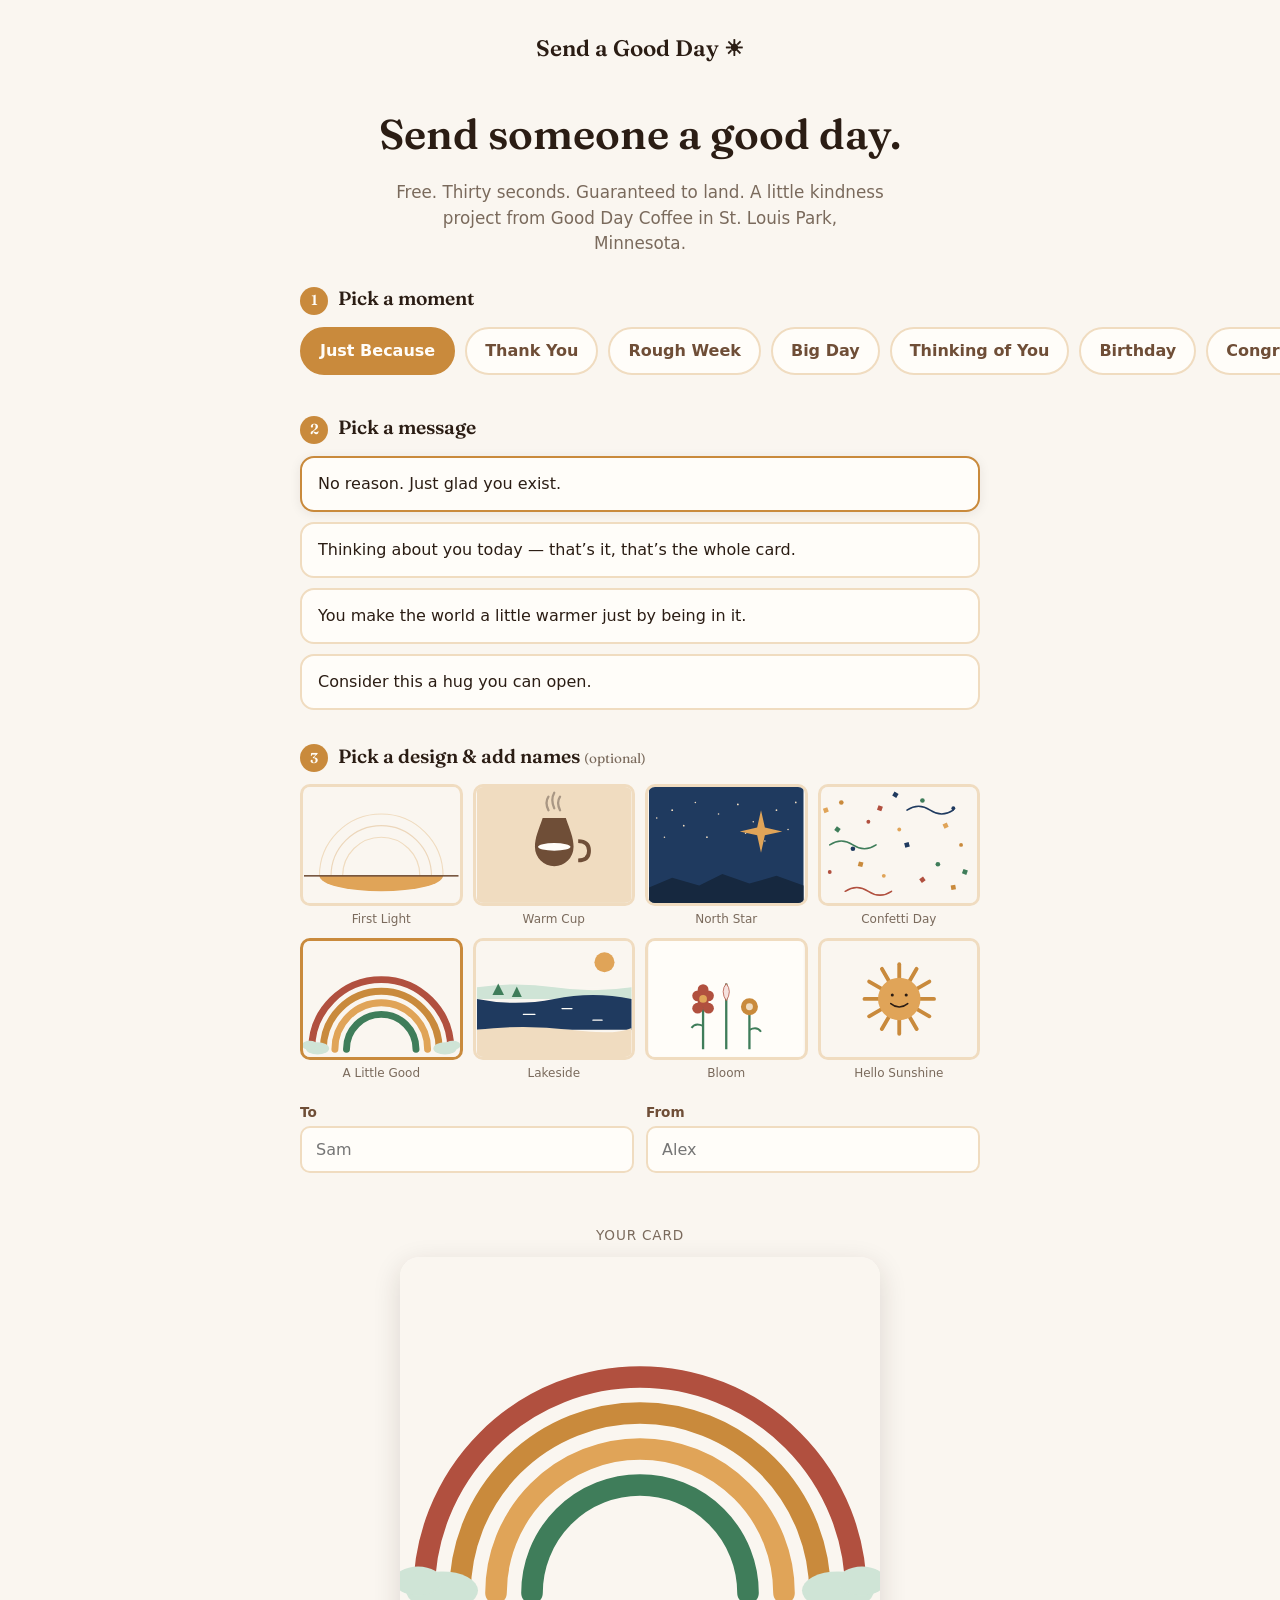
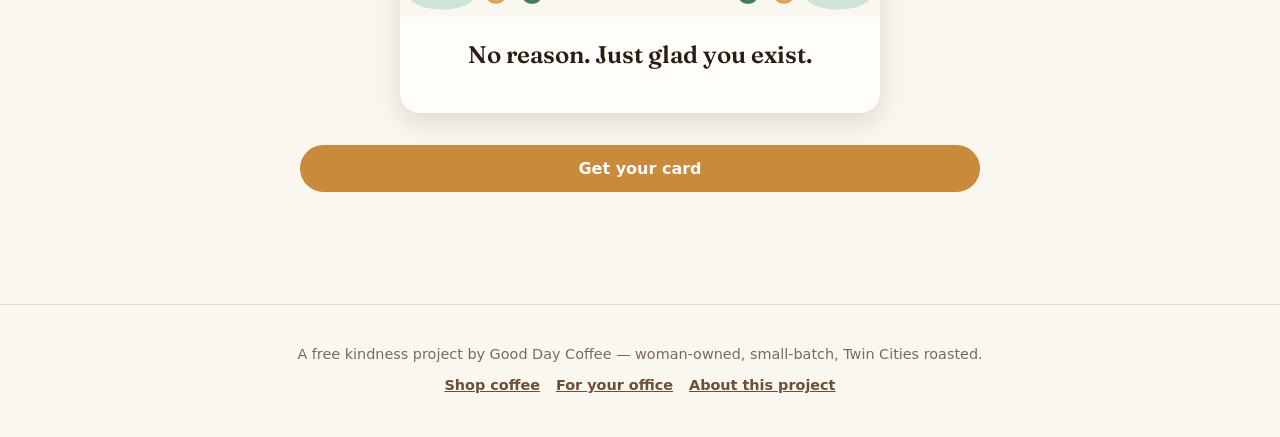
<file: index.html>
<!doctype html>
<html lang="en">
<head>
<meta charset="utf-8">
<meta name="viewport" content="width=device-width, initial-scale=1">
<title>Send a Good Day — free 30-second kindness cards</title>
<meta name="description" content="Pick a message, add a name, make someone's day. Free, from Good Day Coffee in Minnesota.">
<meta property="og:title" content="Send a Good Day — free 30-second kindness cards">
<meta property="og:description" content="Pick a message, add a name, make someone's day. Free, from Good Day Coffee in Minnesota.">
<meta property="og:image" content="og/sunshine.svg">
<meta property="og:type" content="website">
<meta name="twitter:card" content="summary_large_image">
<link rel="stylesheet" href="css/style.css">
</head>
<body>

<header class="site-header">
  <a class="logo" href="./">Send a Good Day ☀</a>
</header>

<main class="wrap">
  <section class="hero">
    <h1>Send someone a good day.</h1>
    <p>Free. Thirty seconds. Guaranteed to land. A little kindness project from
      Good Day Coffee in St. Louis Park, Minnesota.</p>
  </section>

  <form id="creator-form">
    <fieldset>
      <legend><span class="step-num">1</span>Pick a moment</legend>
      <div class="chip-row" id="category-chips" role="radiogroup" aria-label="Card category"></div>
    </fieldset>

    <fieldset>
      <legend><span class="step-num">2</span>Pick a message</legend>
      <div class="option-grid" id="message-options" role="radiogroup" aria-label="Card message"></div>
    </fieldset>

    <fieldset>
      <legend><span class="step-num">3</span>Pick a design &amp; add names <span style="font-weight:400;color:var(--taupe);font-size:0.85rem;">(optional)</span></legend>
      <div class="design-grid" id="design-swatches" role="radiogroup" aria-label="Card design"></div>

      <div class="name-fields" style="margin-top:20px;">
        <div class="field">
          <label for="to-name">To</label>
          <input type="text" id="to-name" maxlength="24" autocomplete="off" placeholder="Sam">
          <div class="field-hint" id="to-hint" aria-live="polite"></div>
        </div>
        <div class="field">
          <label for="from-name">From</label>
          <input type="text" id="from-name" maxlength="24" autocomplete="off" placeholder="Alex">
          <div class="field-hint" id="from-hint" aria-live="polite"></div>
        </div>
      </div>
    </fieldset>

    <div class="preview-section">
      <p class="preview-label">Your card</p>
      <div class="card-frame" id="live-preview">
        <div class="card-art" id="preview-art"></div>
        <div class="card-body">
          <p class="card-message display" id="preview-message"></p>
          <p class="card-names" id="preview-names"></p>
        </div>
      </div>
    </div>

    <button type="submit" class="btn btn-primary btn-block" id="get-card-btn">Get your card</button>
  </form>

  <section class="share-panel" id="share-panel" hidden>
    <h2>Your good day is on its way ☀</h2>
    <p>Copy the link, share it, or download the card as an image.</p>
    <div class="share-actions">
      <button type="button" class="btn btn-primary" id="copy-link-btn">Copy link</button>
      <button type="button" class="btn btn-outline" id="native-share-btn" hidden>Share</button>
      <button type="button" class="btn btn-outline" id="download-btn">Download image</button>
    </div>
    <p class="share-status" id="share-status" aria-live="polite"></p>

    <div class="treat-block">
      <p>Spreading kindness deserves a treat — here's 10% off at Good Day Coffee:</p>
      <span class="code" id="sender-code">SENTAGOODDAY</span>
      <br>
      <a class="btn btn-outline" id="sender-shop-link" href="#">Treat yourself →</a>
    </div>
  </section>
</main>

<footer class="site-footer">
  <p class="tagline">A free kindness project by Good Day Coffee — woman-owned,
    small-batch, Twin Cities roasted.</p>
  <div class="foot-links">
    <a id="footer-shop-link" href="#">Shop coffee</a>
    <a id="footer-standing-order-link" href="#">For your office</a>
    <a href="about.html">About this project</a>
  </div>
</footer>

<script src="js/data.js"></script>
<script src="js/share.js"></script>
<script src="js/create.js"></script>
</body>
</html>
</file>
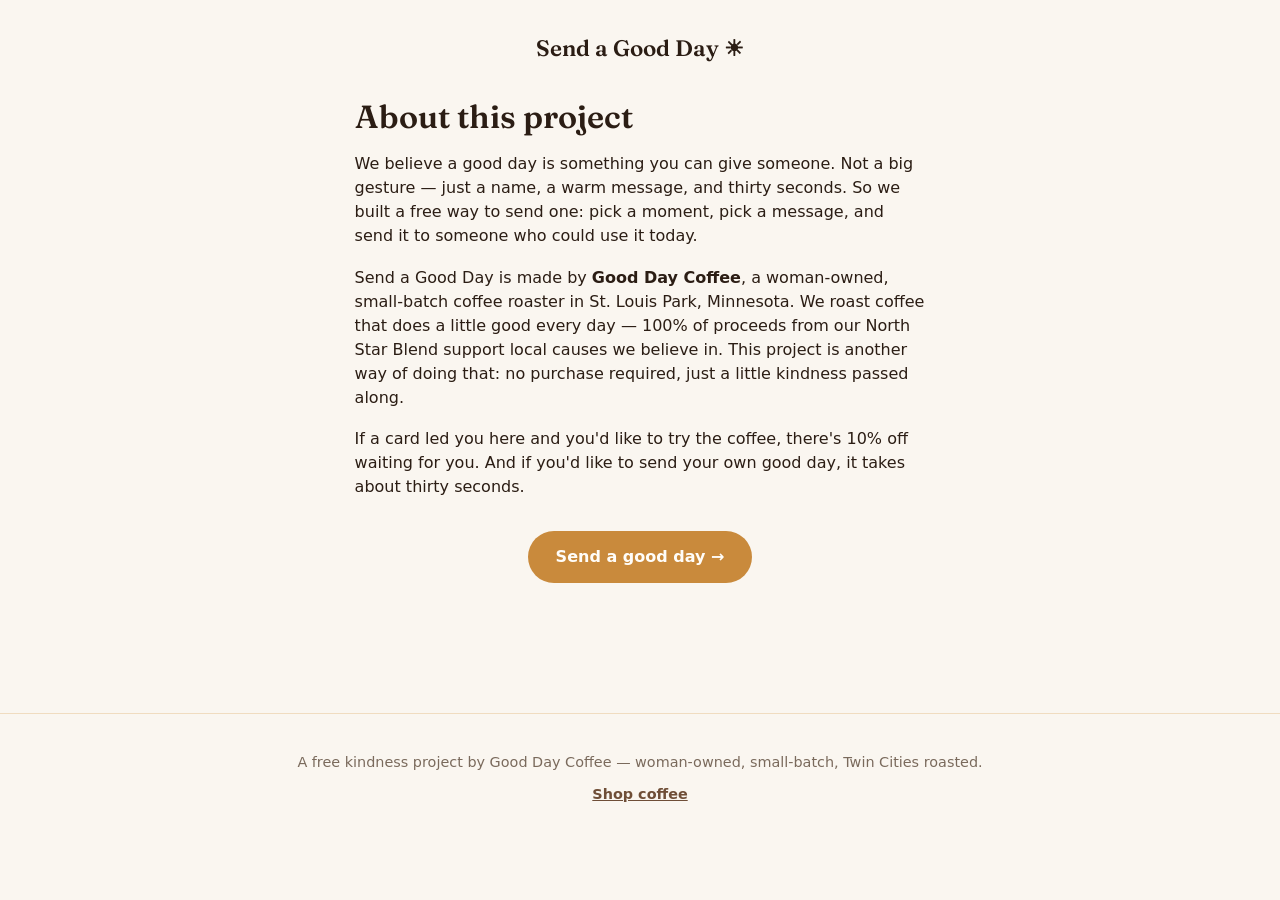
<file: about.html>
<!doctype html>
<html lang="en">
<head>
<meta charset="utf-8">
<meta name="viewport" content="width=device-width, initial-scale=1">
<title>About — Send a Good Day</title>
<meta name="description" content="A free kindness project by Good Day Coffee, a woman-owned small-batch roaster in St. Louis Park, Minnesota.">
<link rel="stylesheet" href="css/style.css">
</head>
<body>

<header class="site-header">
  <a class="logo" href="./">Send a Good Day ☀</a>
</header>

<main class="wrap about-copy">
  <h1>About this project</h1>
  <p>We believe a good day is something you can give someone. Not a big gesture —
    just a name, a warm message, and thirty seconds. So we built a free way to send
    one: pick a moment, pick a message, and send it to someone who could use it today.</p>

  <p>Send a Good Day is made by <strong>Good Day Coffee</strong>, a woman-owned,
    small-batch coffee roaster in St. Louis Park, Minnesota. We roast coffee that
    does a little good every day — 100% of proceeds from our North Star Blend
    support local causes we believe in. This project is another way of doing that:
    no purchase required, just a little kindness passed along.</p>

  <p>If a card led you here and you'd like to try the coffee, there's 10% off
    waiting for you. And if you'd like to send your own good day, it takes about
    thirty seconds.</p>

  <p style="text-align:center; margin-top: 32px;">
    <a class="btn btn-primary" href="./">Send a good day →</a>
  </p>
</main>

<footer class="site-footer">
  <p class="tagline">A free kindness project by Good Day Coffee — woman-owned,
    small-batch, Twin Cities roasted.</p>
  <div class="foot-links">
    <a id="footer-shop-link" href="#">Shop coffee</a>
  </div>
</footer>

<script src="js/data.js"></script>
<script>
  document.getElementById('footer-shop-link').href = CONFIG.linkUrl(CONFIG.shopBase, 'about');
</script>
</body>
</html>
</file>
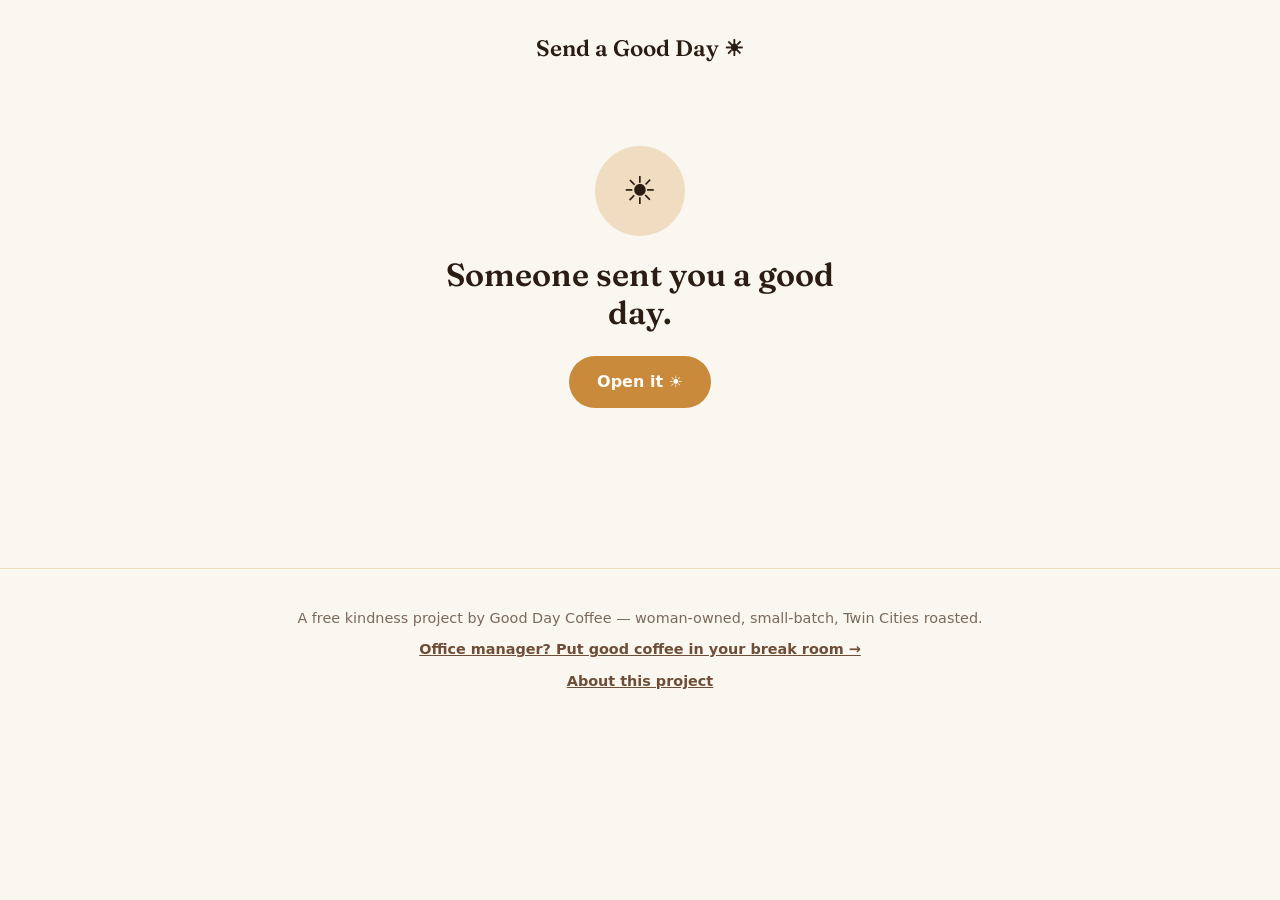
<file: card/bloom.html>
<!doctype html>
<html lang="en">
<head>
<meta charset="utf-8">
<meta name="viewport" content="width=device-width, initial-scale=1">
<title>You've got a good day waiting ☀</title>
<meta name="description" content="Someone sent you a little kindness. Tap to open it.">
<meta property="og:title" content="You've got a good day waiting ☀">
<meta property="og:description" content="Someone sent you a little kindness. Tap to open it.">
<meta property="og:image" content="../og/bloom.svg">
<meta property="og:type" content="website">
<meta name="twitter:card" content="summary_large_image">
<link rel="stylesheet" href="../css/style.css">
</head>
<body data-design="bloom">

<header class="site-header">
  <a class="logo" href="../">Send a Good Day ☀</a>
</header>

<main class="recipient-wrap">

  <div class="seal-stage" id="seal-stage">
    <button type="button" class="seal-card-btn" id="seal-btn" aria-label="Open your good day">
      <div class="seal-icon" aria-hidden="true">☀</div>
      <h1>Someone sent you a good day.</h1>
      <p class="btn btn-primary" style="display:inline-flex;margin-top:8px;">Open it ☀</p>
    </button>
  </div>

  <div class="reveal-stage" id="reveal-stage" hidden>
    <div class="card-frame">
      <div class="card-art" id="card-art"></div>
      <div class="card-body">
        <h1 class="card-message display" id="card-message" tabindex="-1"></h1>
        <p class="card-names" id="card-names"></p>
      </div>
    </div>

    <p class="attribution">
      Sent free via <strong>Send a Good Day</strong> — a little kindness project by
      <strong><a href="#" id="footer-shop-link">Good Day Coffee</a></strong>, a woman-owned,
      small-batch coffee roaster in St. Louis Park, Minnesota that gives back with every bag.
    </p>

    <div class="gift-block">
      <h2>Keep the good going ☕</h2>
      <p>Here's 10% off your first bag of small-batch coffee — code
        <span class="code" id="gift-code">GOTAGOODDAY</span>, or tap and it's applied for you.</p>
      <a class="btn btn-primary" id="gift-shop-link" href="#">Treat yourself →</a>
    </div>

    <div class="loop-block">
      <a class="btn btn-outline" id="loop-link" href="../">Send someone a good day →</a>
    </div>
  </div>

</main>

<footer class="site-footer">
  <p class="tagline">A free kindness project by Good Day Coffee — woman-owned,
    small-batch, Twin Cities roasted.</p>
  <div class="foot-links">
    <a href="#" id="footer-standing-order-link">Office manager? Put good coffee in your break room →</a>
  </div>
  <div class="foot-links">
    <a href="../about.html">About this project</a>
  </div>
</footer>

<script src="../js/data.js"></script>
<script src="../js/card.js"></script>
</body>
</html>
</file>
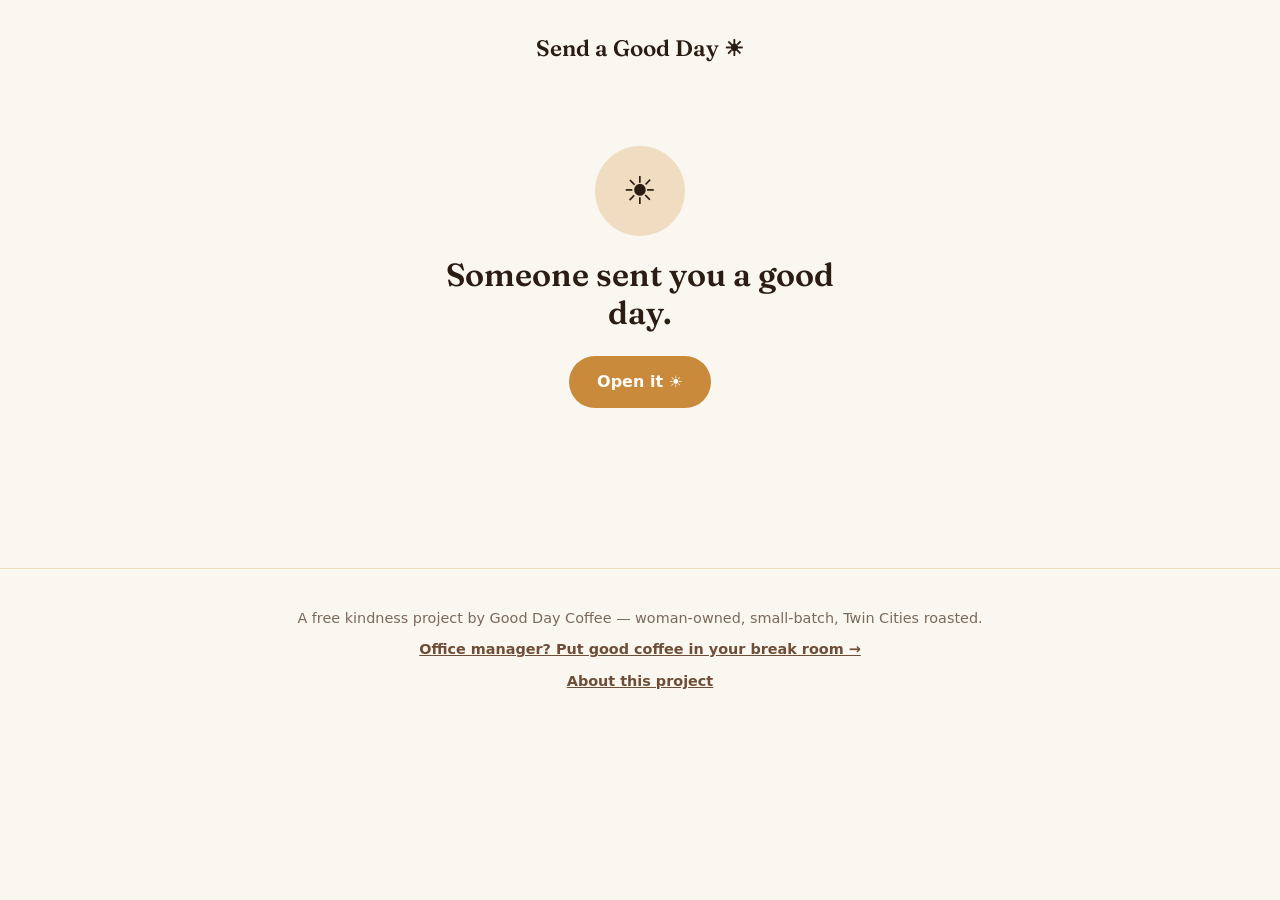
<file: card/confetti.html>
<!doctype html>
<html lang="en">
<head>
<meta charset="utf-8">
<meta name="viewport" content="width=device-width, initial-scale=1">
<title>You've got a good day waiting ☀</title>
<meta name="description" content="Someone sent you a little kindness. Tap to open it.">
<meta property="og:title" content="You've got a good day waiting ☀">
<meta property="og:description" content="Someone sent you a little kindness. Tap to open it.">
<meta property="og:image" content="../og/confetti.svg">
<meta property="og:type" content="website">
<meta name="twitter:card" content="summary_large_image">
<link rel="stylesheet" href="../css/style.css">
</head>
<body data-design="confetti">

<header class="site-header">
  <a class="logo" href="../">Send a Good Day ☀</a>
</header>

<main class="recipient-wrap">

  <div class="seal-stage" id="seal-stage">
    <button type="button" class="seal-card-btn" id="seal-btn" aria-label="Open your good day">
      <div class="seal-icon" aria-hidden="true">☀</div>
      <h1>Someone sent you a good day.</h1>
      <p class="btn btn-primary" style="display:inline-flex;margin-top:8px;">Open it ☀</p>
    </button>
  </div>

  <div class="reveal-stage" id="reveal-stage" hidden>
    <div class="card-frame">
      <div class="card-art" id="card-art"></div>
      <div class="card-body">
        <h1 class="card-message display" id="card-message" tabindex="-1"></h1>
        <p class="card-names" id="card-names"></p>
      </div>
    </div>

    <p class="attribution">
      Sent free via <strong>Send a Good Day</strong> — a little kindness project by
      <strong><a href="#" id="footer-shop-link">Good Day Coffee</a></strong>, a woman-owned,
      small-batch coffee roaster in St. Louis Park, Minnesota that gives back with every bag.
    </p>

    <div class="gift-block">
      <h2>Keep the good going ☕</h2>
      <p>Here's 10% off your first bag of small-batch coffee — code
        <span class="code" id="gift-code">GOTAGOODDAY</span>, or tap and it's applied for you.</p>
      <a class="btn btn-primary" id="gift-shop-link" href="#">Treat yourself →</a>
    </div>

    <div class="loop-block">
      <a class="btn btn-outline" id="loop-link" href="../">Send someone a good day →</a>
    </div>
  </div>

</main>

<footer class="site-footer">
  <p class="tagline">A free kindness project by Good Day Coffee — woman-owned,
    small-batch, Twin Cities roasted.</p>
  <div class="foot-links">
    <a href="#" id="footer-standing-order-link">Office manager? Put good coffee in your break room →</a>
  </div>
  <div class="foot-links">
    <a href="../about.html">About this project</a>
  </div>
</footer>

<script src="../js/data.js"></script>
<script src="../js/card.js"></script>
</body>
</html>
</file>
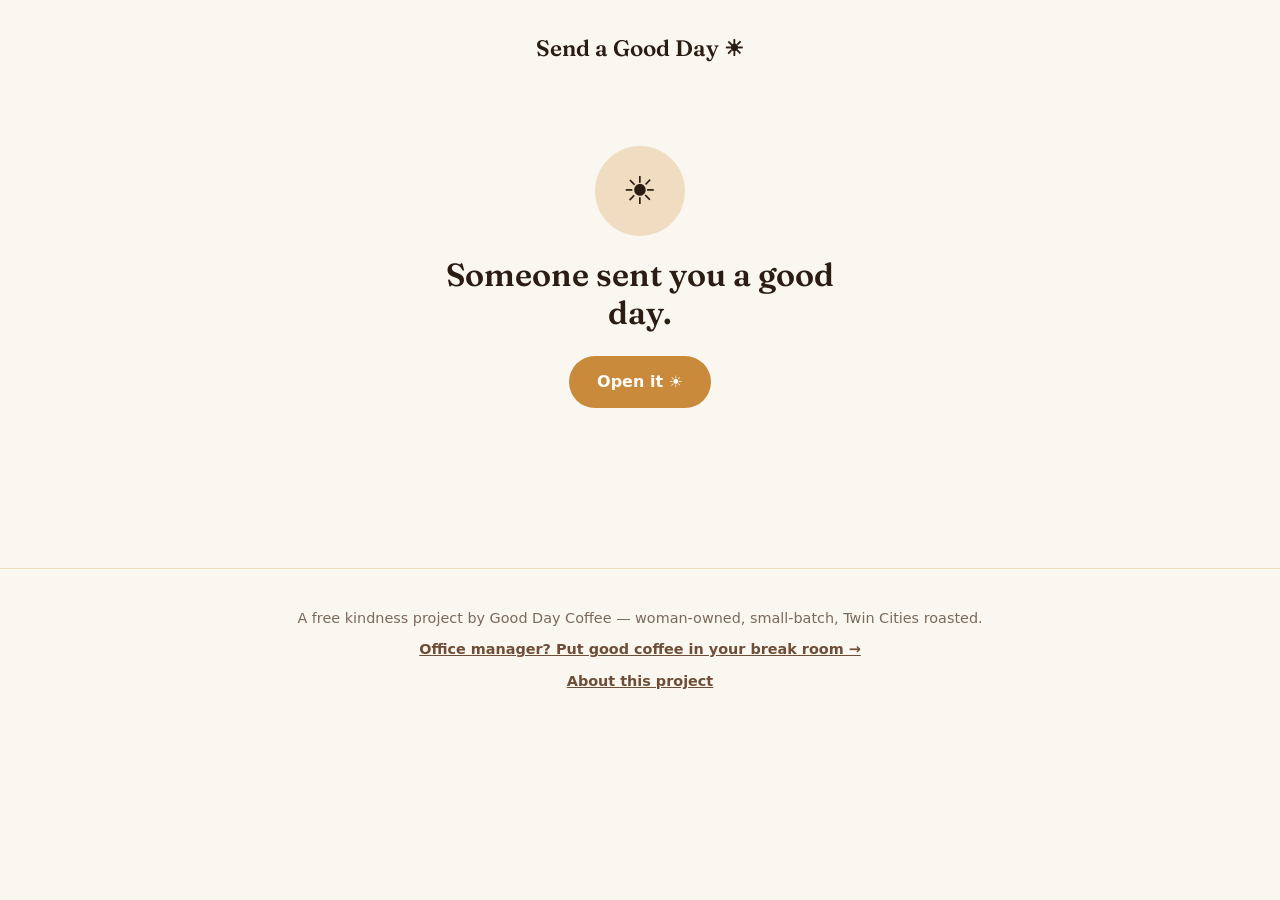
<file: card/lakeside.html>
<!doctype html>
<html lang="en">
<head>
<meta charset="utf-8">
<meta name="viewport" content="width=device-width, initial-scale=1">
<title>You've got a good day waiting ☀</title>
<meta name="description" content="Someone sent you a little kindness. Tap to open it.">
<meta property="og:title" content="You've got a good day waiting ☀">
<meta property="og:description" content="Someone sent you a little kindness. Tap to open it.">
<meta property="og:image" content="../og/lakeside.svg">
<meta property="og:type" content="website">
<meta name="twitter:card" content="summary_large_image">
<link rel="stylesheet" href="../css/style.css">
</head>
<body data-design="lakeside">

<header class="site-header">
  <a class="logo" href="../">Send a Good Day ☀</a>
</header>

<main class="recipient-wrap">

  <div class="seal-stage" id="seal-stage">
    <button type="button" class="seal-card-btn" id="seal-btn" aria-label="Open your good day">
      <div class="seal-icon" aria-hidden="true">☀</div>
      <h1>Someone sent you a good day.</h1>
      <p class="btn btn-primary" style="display:inline-flex;margin-top:8px;">Open it ☀</p>
    </button>
  </div>

  <div class="reveal-stage" id="reveal-stage" hidden>
    <div class="card-frame">
      <div class="card-art" id="card-art"></div>
      <div class="card-body">
        <h1 class="card-message display" id="card-message" tabindex="-1"></h1>
        <p class="card-names" id="card-names"></p>
      </div>
    </div>

    <p class="attribution">
      Sent free via <strong>Send a Good Day</strong> — a little kindness project by
      <strong><a href="#" id="footer-shop-link">Good Day Coffee</a></strong>, a woman-owned,
      small-batch coffee roaster in St. Louis Park, Minnesota that gives back with every bag.
    </p>

    <div class="gift-block">
      <h2>Keep the good going ☕</h2>
      <p>Here's 10% off your first bag of small-batch coffee — code
        <span class="code" id="gift-code">GOTAGOODDAY</span>, or tap and it's applied for you.</p>
      <a class="btn btn-primary" id="gift-shop-link" href="#">Treat yourself →</a>
    </div>

    <div class="loop-block">
      <a class="btn btn-outline" id="loop-link" href="../">Send someone a good day →</a>
    </div>
  </div>

</main>

<footer class="site-footer">
  <p class="tagline">A free kindness project by Good Day Coffee — woman-owned,
    small-batch, Twin Cities roasted.</p>
  <div class="foot-links">
    <a href="#" id="footer-standing-order-link">Office manager? Put good coffee in your break room →</a>
  </div>
  <div class="foot-links">
    <a href="../about.html">About this project</a>
  </div>
</footer>

<script src="../js/data.js"></script>
<script src="../js/card.js"></script>
</body>
</html>
</file>
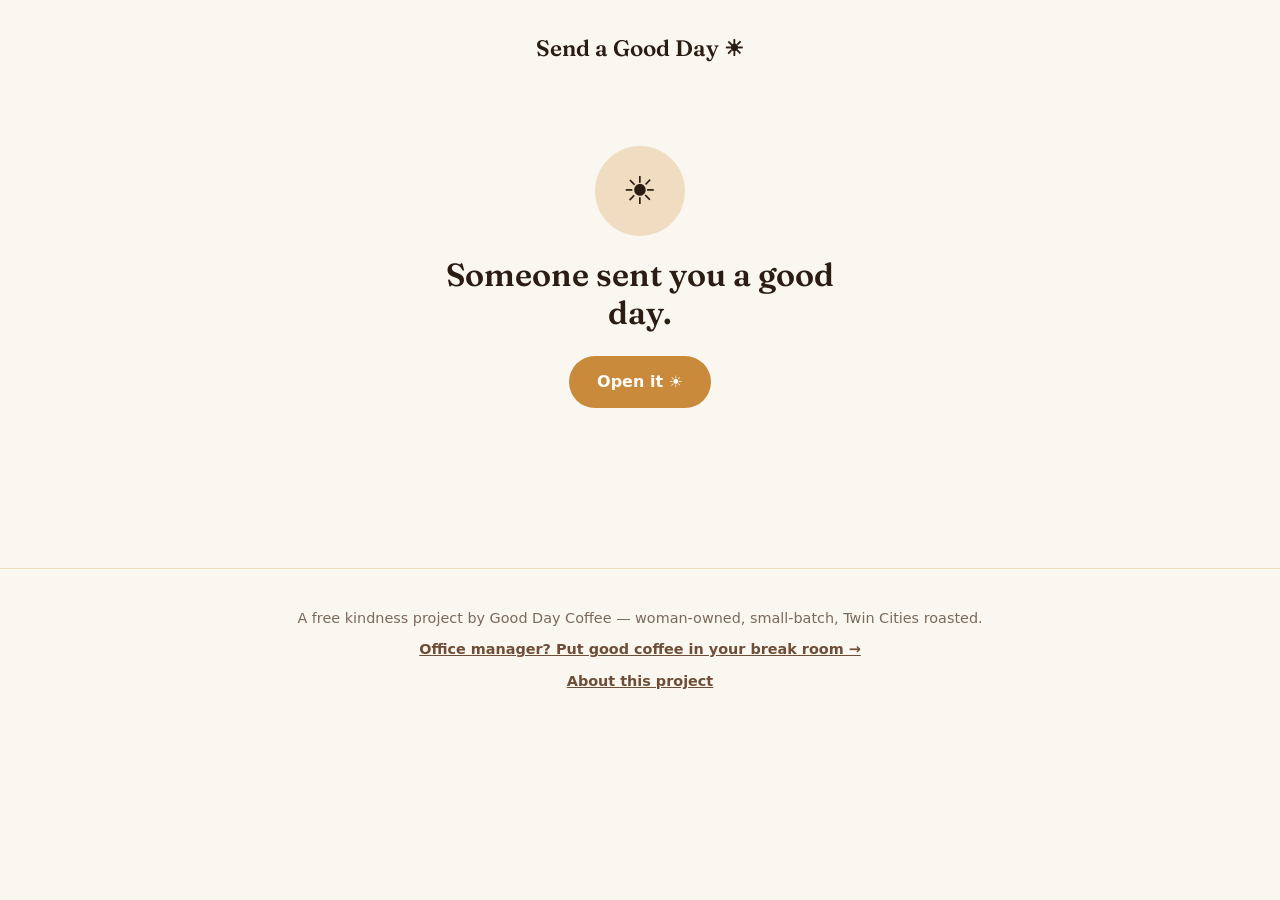
<file: card/north-star.html>
<!doctype html>
<html lang="en">
<head>
<meta charset="utf-8">
<meta name="viewport" content="width=device-width, initial-scale=1">
<title>You've got a good day waiting ☀</title>
<meta name="description" content="Someone sent you a little kindness. Tap to open it.">
<meta property="og:title" content="You've got a good day waiting ☀">
<meta property="og:description" content="Someone sent you a little kindness. Tap to open it.">
<meta property="og:image" content="../og/north-star.svg">
<meta property="og:type" content="website">
<meta name="twitter:card" content="summary_large_image">
<link rel="stylesheet" href="../css/style.css">
</head>
<body data-design="north-star">

<header class="site-header">
  <a class="logo" href="../">Send a Good Day ☀</a>
</header>

<main class="recipient-wrap">

  <div class="seal-stage" id="seal-stage">
    <button type="button" class="seal-card-btn" id="seal-btn" aria-label="Open your good day">
      <div class="seal-icon" aria-hidden="true">☀</div>
      <h1>Someone sent you a good day.</h1>
      <p class="btn btn-primary" style="display:inline-flex;margin-top:8px;">Open it ☀</p>
    </button>
  </div>

  <div class="reveal-stage" id="reveal-stage" hidden>
    <div class="card-frame">
      <div class="card-art" id="card-art"></div>
      <div class="card-body">
        <h1 class="card-message display" id="card-message" tabindex="-1"></h1>
        <p class="card-names" id="card-names"></p>
      </div>
    </div>

    <p class="attribution">
      Sent free via <strong>Send a Good Day</strong> — a little kindness project by
      <strong><a href="#" id="footer-shop-link">Good Day Coffee</a></strong>, a woman-owned,
      small-batch coffee roaster in St. Louis Park, Minnesota that gives back with every bag.
    </p>

    <div class="gift-block">
      <h2>Keep the good going ☕</h2>
      <p>Here's 10% off your first bag of small-batch coffee — code
        <span class="code" id="gift-code">GOTAGOODDAY</span>, or tap and it's applied for you.</p>
      <a class="btn btn-primary" id="gift-shop-link" href="#">Treat yourself →</a>
    </div>

    <div class="loop-block">
      <a class="btn btn-outline" id="loop-link" href="../">Send someone a good day →</a>
    </div>
  </div>

</main>

<footer class="site-footer">
  <p class="tagline">A free kindness project by Good Day Coffee — woman-owned,
    small-batch, Twin Cities roasted.</p>
  <div class="foot-links">
    <a href="#" id="footer-standing-order-link">Office manager? Put good coffee in your break room →</a>
  </div>
  <div class="foot-links">
    <a href="../about.html">About this project</a>
  </div>
</footer>

<script src="../js/data.js"></script>
<script src="../js/card.js"></script>
</body>
</html>
</file>
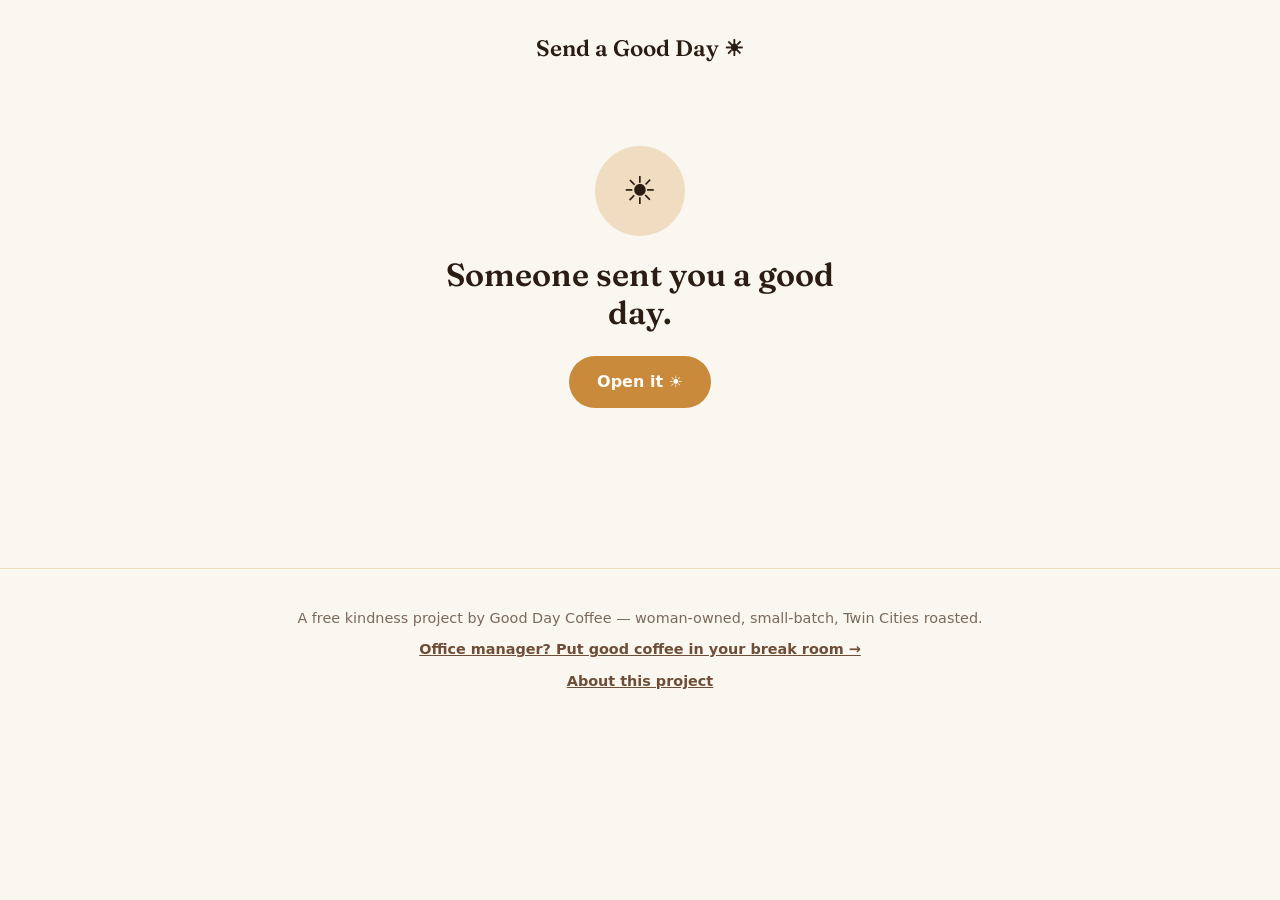
<file: card/rainbow.html>
<!doctype html>
<html lang="en">
<head>
<meta charset="utf-8">
<meta name="viewport" content="width=device-width, initial-scale=1">
<title>You've got a good day waiting ☀</title>
<meta name="description" content="Someone sent you a little kindness. Tap to open it.">
<meta property="og:title" content="You've got a good day waiting ☀">
<meta property="og:description" content="Someone sent you a little kindness. Tap to open it.">
<meta property="og:image" content="../og/rainbow.svg">
<meta property="og:type" content="website">
<meta name="twitter:card" content="summary_large_image">
<link rel="stylesheet" href="../css/style.css">
</head>
<body data-design="rainbow">

<header class="site-header">
  <a class="logo" href="../">Send a Good Day ☀</a>
</header>

<main class="recipient-wrap">

  <div class="seal-stage" id="seal-stage">
    <button type="button" class="seal-card-btn" id="seal-btn" aria-label="Open your good day">
      <div class="seal-icon" aria-hidden="true">☀</div>
      <h1>Someone sent you a good day.</h1>
      <p class="btn btn-primary" style="display:inline-flex;margin-top:8px;">Open it ☀</p>
    </button>
  </div>

  <div class="reveal-stage" id="reveal-stage" hidden>
    <div class="card-frame">
      <div class="card-art" id="card-art"></div>
      <div class="card-body">
        <h1 class="card-message display" id="card-message" tabindex="-1"></h1>
        <p class="card-names" id="card-names"></p>
      </div>
    </div>

    <p class="attribution">
      Sent free via <strong>Send a Good Day</strong> — a little kindness project by
      <strong><a href="#" id="footer-shop-link">Good Day Coffee</a></strong>, a woman-owned,
      small-batch coffee roaster in St. Louis Park, Minnesota that gives back with every bag.
    </p>

    <div class="gift-block">
      <h2>Keep the good going ☕</h2>
      <p>Here's 10% off your first bag of small-batch coffee — code
        <span class="code" id="gift-code">GOTAGOODDAY</span>, or tap and it's applied for you.</p>
      <a class="btn btn-primary" id="gift-shop-link" href="#">Treat yourself →</a>
    </div>

    <div class="loop-block">
      <a class="btn btn-outline" id="loop-link" href="../">Send someone a good day →</a>
    </div>
  </div>

</main>

<footer class="site-footer">
  <p class="tagline">A free kindness project by Good Day Coffee — woman-owned,
    small-batch, Twin Cities roasted.</p>
  <div class="foot-links">
    <a href="#" id="footer-standing-order-link">Office manager? Put good coffee in your break room →</a>
  </div>
  <div class="foot-links">
    <a href="../about.html">About this project</a>
  </div>
</footer>

<script src="../js/data.js"></script>
<script src="../js/card.js"></script>
</body>
</html>
</file>
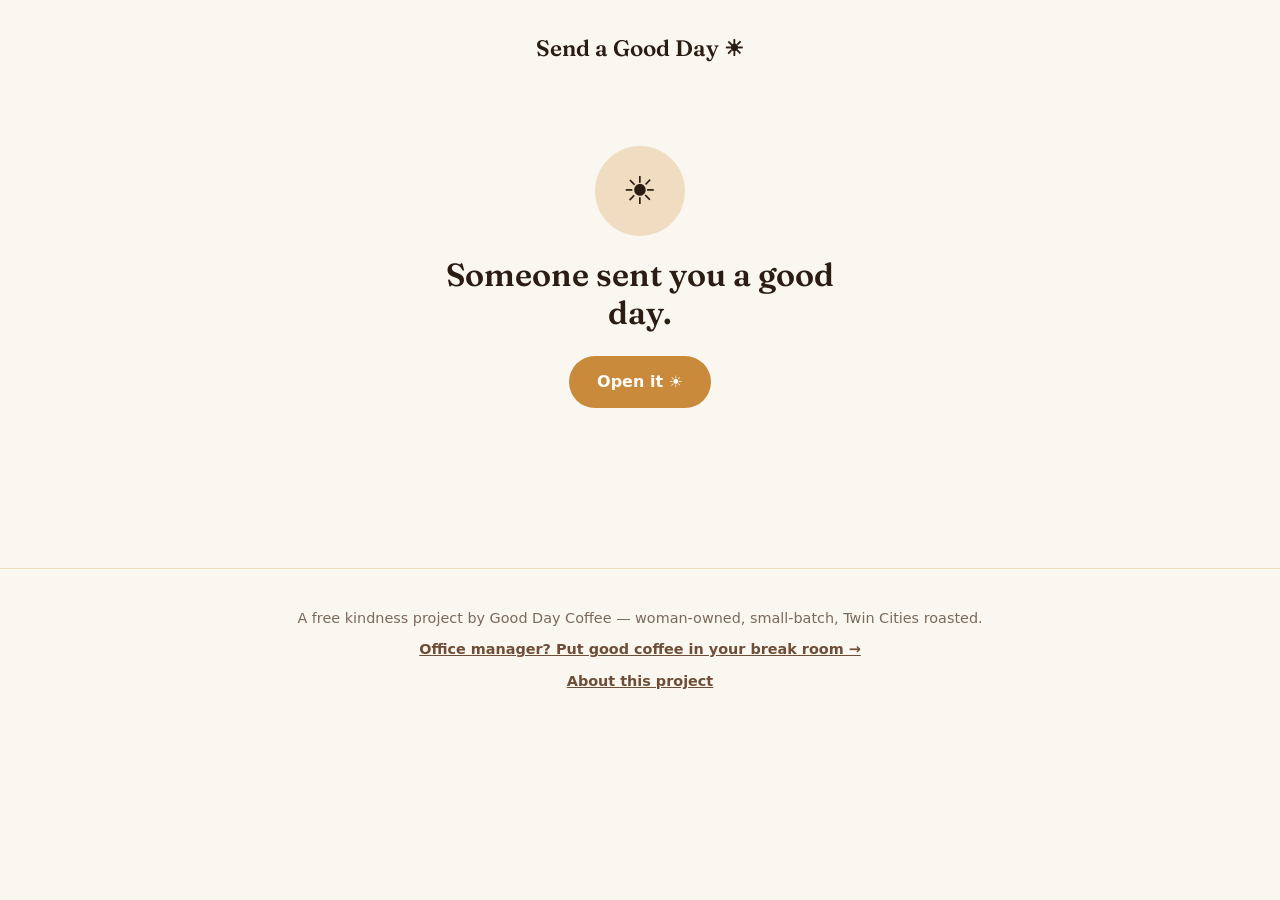
<file: card/sunrise.html>
<!doctype html>
<html lang="en">
<head>
<meta charset="utf-8">
<meta name="viewport" content="width=device-width, initial-scale=1">
<title>You've got a good day waiting ☀</title>
<meta name="description" content="Someone sent you a little kindness. Tap to open it.">
<meta property="og:title" content="You've got a good day waiting ☀">
<meta property="og:description" content="Someone sent you a little kindness. Tap to open it.">
<meta property="og:image" content="../og/sunrise.svg">
<meta property="og:type" content="website">
<meta name="twitter:card" content="summary_large_image">
<link rel="stylesheet" href="../css/style.css">
</head>
<body data-design="sunrise">

<header class="site-header">
  <a class="logo" href="../">Send a Good Day ☀</a>
</header>

<main class="recipient-wrap">

  <div class="seal-stage" id="seal-stage">
    <button type="button" class="seal-card-btn" id="seal-btn" aria-label="Open your good day">
      <div class="seal-icon" aria-hidden="true">☀</div>
      <h1>Someone sent you a good day.</h1>
      <p class="btn btn-primary" style="display:inline-flex;margin-top:8px;">Open it ☀</p>
    </button>
  </div>

  <div class="reveal-stage" id="reveal-stage" hidden>
    <div class="card-frame">
      <div class="card-art" id="card-art"></div>
      <div class="card-body">
        <h1 class="card-message display" id="card-message" tabindex="-1"></h1>
        <p class="card-names" id="card-names"></p>
      </div>
    </div>

    <p class="attribution">
      Sent free via <strong>Send a Good Day</strong> — a little kindness project by
      <strong><a href="#" id="footer-shop-link">Good Day Coffee</a></strong>, a woman-owned,
      small-batch coffee roaster in St. Louis Park, Minnesota that gives back with every bag.
    </p>

    <div class="gift-block">
      <h2>Keep the good going ☕</h2>
      <p>Here's 10% off your first bag of small-batch coffee — code
        <span class="code" id="gift-code">GOTAGOODDAY</span>, or tap and it's applied for you.</p>
      <a class="btn btn-primary" id="gift-shop-link" href="#">Treat yourself →</a>
    </div>

    <div class="loop-block">
      <a class="btn btn-outline" id="loop-link" href="../">Send someone a good day →</a>
    </div>
  </div>

</main>

<footer class="site-footer">
  <p class="tagline">A free kindness project by Good Day Coffee — woman-owned,
    small-batch, Twin Cities roasted.</p>
  <div class="foot-links">
    <a href="#" id="footer-standing-order-link">Office manager? Put good coffee in your break room →</a>
  </div>
  <div class="foot-links">
    <a href="../about.html">About this project</a>
  </div>
</footer>

<script src="../js/data.js"></script>
<script src="../js/card.js"></script>
</body>
</html>
</file>
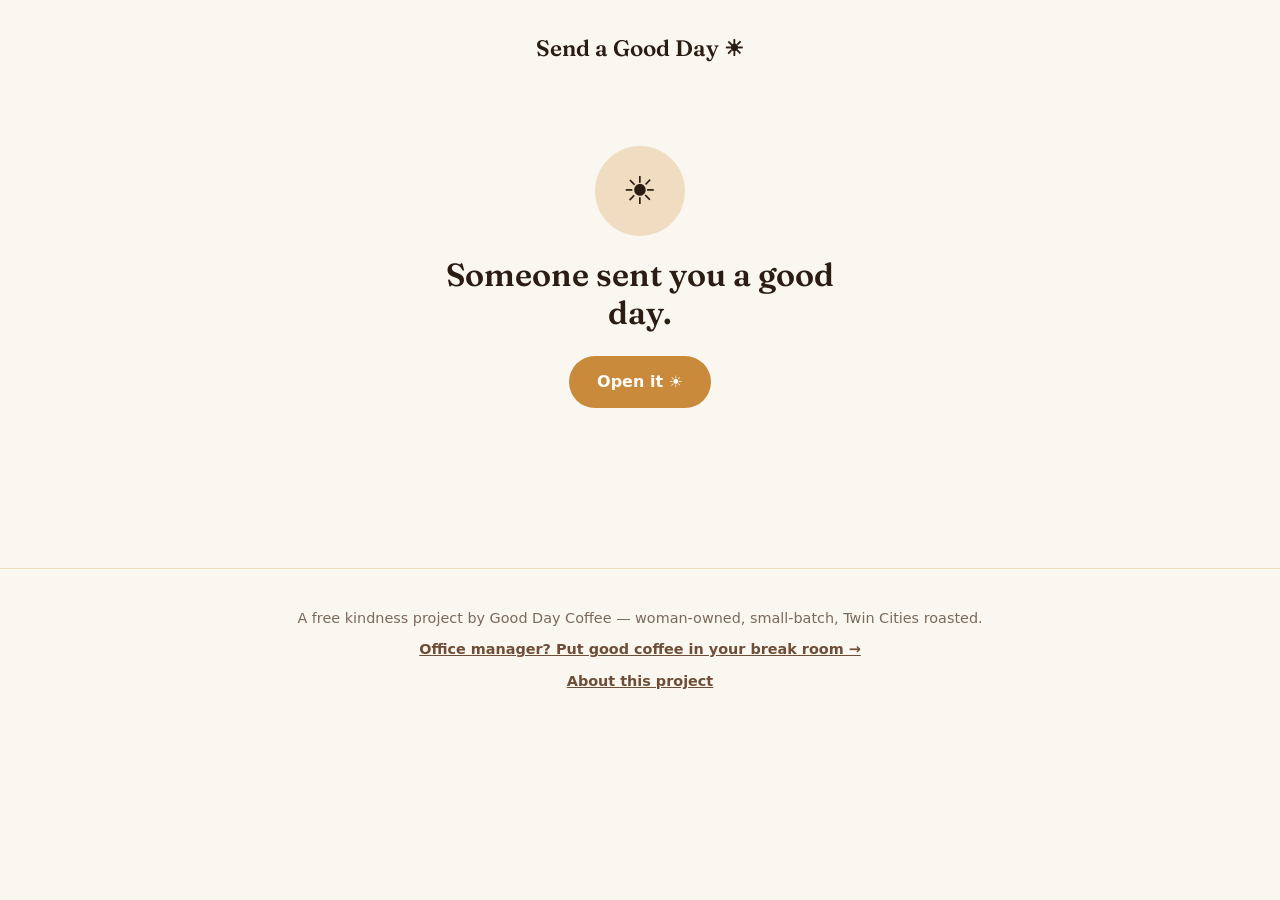
<file: card/sunshine.html>
<!doctype html>
<html lang="en">
<head>
<meta charset="utf-8">
<meta name="viewport" content="width=device-width, initial-scale=1">
<title>You've got a good day waiting ☀</title>
<meta name="description" content="Someone sent you a little kindness. Tap to open it.">
<meta property="og:title" content="You've got a good day waiting ☀">
<meta property="og:description" content="Someone sent you a little kindness. Tap to open it.">
<meta property="og:image" content="../og/sunshine.svg">
<meta property="og:type" content="website">
<meta name="twitter:card" content="summary_large_image">
<link rel="stylesheet" href="../css/style.css">
</head>
<body data-design="sunshine">

<header class="site-header">
  <a class="logo" href="../">Send a Good Day ☀</a>
</header>

<main class="recipient-wrap">

  <div class="seal-stage" id="seal-stage">
    <button type="button" class="seal-card-btn" id="seal-btn" aria-label="Open your good day">
      <div class="seal-icon" aria-hidden="true">☀</div>
      <h1>Someone sent you a good day.</h1>
      <p class="btn btn-primary" style="display:inline-flex;margin-top:8px;">Open it ☀</p>
    </button>
  </div>

  <div class="reveal-stage" id="reveal-stage" hidden>
    <div class="card-frame">
      <div class="card-art" id="card-art"></div>
      <div class="card-body">
        <h1 class="card-message display" id="card-message" tabindex="-1"></h1>
        <p class="card-names" id="card-names"></p>
      </div>
    </div>

    <p class="attribution">
      Sent free via <strong>Send a Good Day</strong> — a little kindness project by
      <strong><a href="#" id="footer-shop-link">Good Day Coffee</a></strong>, a woman-owned,
      small-batch coffee roaster in St. Louis Park, Minnesota that gives back with every bag.
    </p>

    <div class="gift-block">
      <h2>Keep the good going ☕</h2>
      <p>Here's 10% off your first bag of small-batch coffee — code
        <span class="code" id="gift-code">GOTAGOODDAY</span>, or tap and it's applied for you.</p>
      <a class="btn btn-primary" id="gift-shop-link" href="#">Treat yourself →</a>
    </div>

    <div class="loop-block">
      <a class="btn btn-outline" id="loop-link" href="../">Send someone a good day →</a>
    </div>
  </div>

</main>

<footer class="site-footer">
  <p class="tagline">A free kindness project by Good Day Coffee — woman-owned,
    small-batch, Twin Cities roasted.</p>
  <div class="foot-links">
    <a href="#" id="footer-standing-order-link">Office manager? Put good coffee in your break room →</a>
  </div>
  <div class="foot-links">
    <a href="../about.html">About this project</a>
  </div>
</footer>

<script src="../js/data.js"></script>
<script src="../js/card.js"></script>
</body>
</html>
</file>
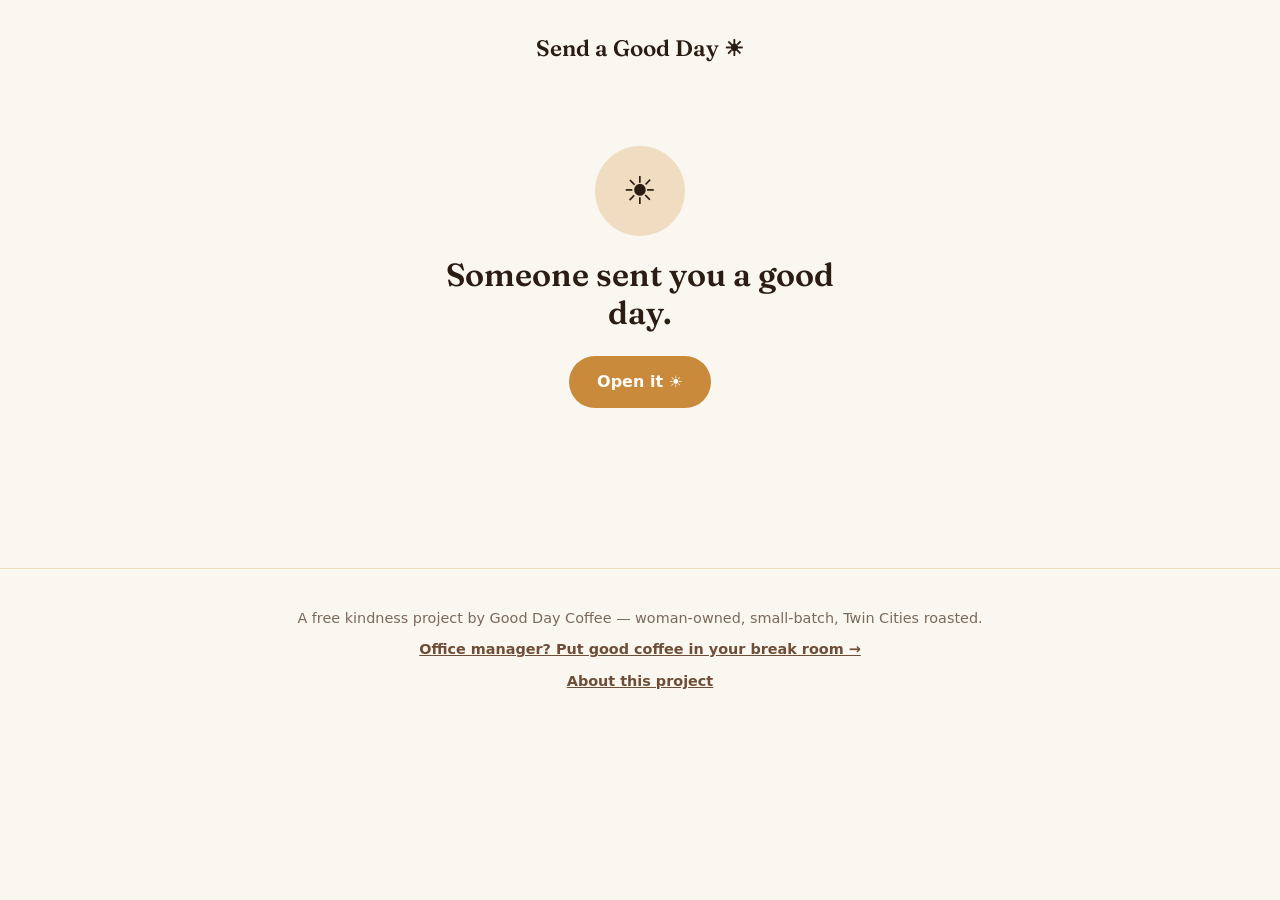
<file: card/warm-cup.html>
<!doctype html>
<html lang="en">
<head>
<meta charset="utf-8">
<meta name="viewport" content="width=device-width, initial-scale=1">
<title>You've got a good day waiting ☀</title>
<meta name="description" content="Someone sent you a little kindness. Tap to open it.">
<meta property="og:title" content="You've got a good day waiting ☀">
<meta property="og:description" content="Someone sent you a little kindness. Tap to open it.">
<meta property="og:image" content="../og/warm-cup.svg">
<meta property="og:type" content="website">
<meta name="twitter:card" content="summary_large_image">
<link rel="stylesheet" href="../css/style.css">
</head>
<body data-design="warm-cup">

<header class="site-header">
  <a class="logo" href="../">Send a Good Day ☀</a>
</header>

<main class="recipient-wrap">

  <div class="seal-stage" id="seal-stage">
    <button type="button" class="seal-card-btn" id="seal-btn" aria-label="Open your good day">
      <div class="seal-icon" aria-hidden="true">☀</div>
      <h1>Someone sent you a good day.</h1>
      <p class="btn btn-primary" style="display:inline-flex;margin-top:8px;">Open it ☀</p>
    </button>
  </div>

  <div class="reveal-stage" id="reveal-stage" hidden>
    <div class="card-frame">
      <div class="card-art" id="card-art"></div>
      <div class="card-body">
        <h1 class="card-message display" id="card-message" tabindex="-1"></h1>
        <p class="card-names" id="card-names"></p>
      </div>
    </div>

    <p class="attribution">
      Sent free via <strong>Send a Good Day</strong> — a little kindness project by
      <strong><a href="#" id="footer-shop-link">Good Day Coffee</a></strong>, a woman-owned,
      small-batch coffee roaster in St. Louis Park, Minnesota that gives back with every bag.
    </p>

    <div class="gift-block">
      <h2>Keep the good going ☕</h2>
      <p>Here's 10% off your first bag of small-batch coffee — code
        <span class="code" id="gift-code">GOTAGOODDAY</span>, or tap and it's applied for you.</p>
      <a class="btn btn-primary" id="gift-shop-link" href="#">Treat yourself →</a>
    </div>

    <div class="loop-block">
      <a class="btn btn-outline" id="loop-link" href="../">Send someone a good day →</a>
    </div>
  </div>

</main>

<footer class="site-footer">
  <p class="tagline">A free kindness project by Good Day Coffee — woman-owned,
    small-batch, Twin Cities roasted.</p>
  <div class="foot-links">
    <a href="#" id="footer-standing-order-link">Office manager? Put good coffee in your break room →</a>
  </div>
  <div class="foot-links">
    <a href="../about.html">About this project</a>
  </div>
</footer>

<script src="../js/data.js"></script>
<script src="../js/card.js"></script>
</body>
</html>
</file>
<file: css/style.css>
:root {
  --cream:   #faf6f0;
  --paper:   #fffdf9;
  --roast:   #2b1d14;
  --coffee:  #6f4e37;
  --taupe:   #7a6a5c;
  --caramel: #c98a3c;
  --amber:   #e0a458;
  --sand:    #f0dcc0;
  --navy:    #1f3a5f;
  --leaf:    #3f7d5a;
  --sage:    #cfe4d6;
  --blush:   #f6e2df;
  --brick:   #b1503f;

  --font-display: Fraunces, Georgia, 'Times New Roman', serif;
  --font-body: system-ui, -apple-system, 'Segoe UI', Roboto, sans-serif;
  --radius: 14px;
  --shadow: 0 2px 12px rgb(43 29 20 / 0.08);
  --shadow-lg: 0 8px 28px rgb(43 29 20 / 0.14);
}

@font-face {
  font-family: 'Fraunces';
  font-style: normal;
  font-weight: 400;
  font-display: swap;
  src: url('/fonts/fraunces-400.woff2') format('woff2');
}
@font-face {
  font-family: 'Fraunces';
  font-style: normal;
  font-weight: 600;
  font-display: swap;
  src: url('/fonts/fraunces-600.woff2') format('woff2');
}

* { box-sizing: border-box; }

html { -webkit-text-size-adjust: 100%; }

body {
  margin: 0;
  background: var(--cream);
  color: var(--roast);
  font-family: var(--font-body);
  line-height: 1.5;
}

h1, h2, h3, .display {
  font-family: var(--font-display);
  font-weight: 600;
  line-height: 1.2;
  margin: 0 0 0.5em;
}

a { color: var(--coffee); }
a:focus-visible, button:focus-visible, input:focus-visible, [tabindex]:focus-visible {
  outline: 3px solid var(--navy);
  outline-offset: 2px;
}

img, svg { max-width: 100%; display: block; }

.wrap {
  max-width: 720px;
  margin: 0 auto;
  padding: 24px 20px 64px;
}

/* --- Buttons --- */
.btn {
  display: inline-flex;
  align-items: center;
  justify-content: center;
  gap: 8px;
  border: none;
  border-radius: 999px;
  padding: 14px 28px;
  font-family: var(--font-body);
  font-size: 1rem;
  font-weight: 600;
  cursor: pointer;
  text-decoration: none;
  transition: background-color 0.15s ease, transform 0.1s ease;
}
.btn-primary { background: var(--caramel); color: var(--paper); }
.btn-primary:hover { background: #b87a30; }
.btn-primary:active { transform: scale(0.98); }
.btn-outline {
  background: transparent;
  color: var(--coffee);
  border: 2px solid var(--coffee);
  padding: 12px 26px;
}
.btn-outline:hover { background: var(--sand); }
.btn-block { width: 100%; }

/* --- Header / footer --- */
.site-header {
  text-align: center;
  padding: 32px 20px 8px;
}
.site-header .logo {
  font-family: var(--font-display);
  font-size: 1.4rem;
  font-weight: 600;
  text-decoration: none;
  color: var(--roast);
}

.site-footer {
  border-top: 1px solid var(--sand);
  margin-top: 48px;
  padding: 24px 20px 40px;
  text-align: center;
  color: var(--taupe);
  font-size: 0.9rem;
}
.site-footer a { color: var(--coffee); font-weight: 600; }
.site-footer .foot-links {
  display: flex;
  flex-wrap: wrap;
  gap: 8px 16px;
  justify-content: center;
  margin-top: 10px;
}
.site-footer .tagline { margin-bottom: 10px; }

/* --- Hero --- */
.hero { text-align: center; padding: 12px 0 28px; }
.hero h1 { font-size: 2.1rem; }
.hero p { color: var(--taupe); font-size: 1.05rem; max-width: 46ch; margin: 0 auto; }

/* --- Creator steps --- */
fieldset {
  border: none;
  padding: 0;
  margin: 0 0 32px;
}
legend {
  font-family: var(--font-display);
  font-weight: 600;
  font-size: 1.2rem;
  padding: 0 0 12px;
  width: 100%;
}
.step-num {
  display: inline-flex;
  align-items: center;
  justify-content: center;
  width: 28px; height: 28px;
  border-radius: 50%;
  background: var(--caramel);
  color: var(--paper);
  font-size: 0.9rem;
  margin-right: 10px;
}

.chip-row {
  display: flex;
  gap: 10px;
  overflow-x: auto;
  padding-bottom: 6px;
  -webkit-overflow-scrolling: touch;
}
.chip-row::-webkit-scrollbar { height: 6px; }
.chip-row::-webkit-scrollbar-thumb { background: var(--sand); border-radius: 3px; }

.chip {
  position: relative;
  flex: 0 0 auto;
}
.chip input {
  position: absolute;
  opacity: 0;
  width: 100%; height: 100%;
  margin: 0;
  cursor: pointer;
}
.chip label {
  display: block;
  padding: 10px 18px;
  border-radius: 999px;
  background: var(--paper);
  border: 2px solid var(--sand);
  color: var(--coffee);
  font-weight: 600;
  white-space: nowrap;
  cursor: pointer;
  transition: background-color 0.15s, border-color 0.15s;
}
.chip input:checked + label {
  background: var(--caramel);
  border-color: var(--caramel);
  color: var(--paper);
}
.chip input:focus-visible + label { outline: 3px solid var(--navy); outline-offset: 2px; }

.option-grid {
  display: grid;
  gap: 10px;
}
.option-card { position: relative; }
.option-card input {
  position: absolute;
  opacity: 0;
  width: 1px; height: 1px;
}
.option-card label {
  display: block;
  padding: 14px 16px;
  border-radius: var(--radius);
  background: var(--paper);
  border: 2px solid var(--sand);
  cursor: pointer;
  transition: border-color 0.15s, box-shadow 0.15s;
}
.option-card input:checked + label {
  border-color: var(--caramel);
  box-shadow: var(--shadow);
}
.option-card input:focus-visible + label { outline: 3px solid var(--navy); outline-offset: 2px; }

.design-grid {
  display: grid;
  grid-template-columns: repeat(4, 1fr);
  gap: 10px;
}
.design-swatch { position: relative; }
.design-swatch input {
  position: absolute;
  opacity: 0;
  width: 1px; height: 1px;
}
.design-swatch label {
  display: block;
  border-radius: 10px;
  overflow: hidden;
  border: 3px solid var(--sand);
  cursor: pointer;
  aspect-ratio: 4 / 3;
}
.design-swatch input:checked + label { border-color: var(--caramel); }
.design-swatch input:focus-visible + label { outline: 3px solid var(--navy); outline-offset: 2px; }
.design-swatch label svg { width: 100%; height: 100%; }
.design-swatch .swatch-name {
  display: block;
  text-align: center;
  font-size: 0.75rem;
  color: var(--taupe);
  margin-top: 4px;
}

.name-fields {
  display: grid;
  gap: 12px;
  grid-template-columns: 1fr 1fr;
}
.field label {
  display: block;
  font-size: 0.85rem;
  font-weight: 600;
  color: var(--coffee);
  margin-bottom: 4px;
}
.field input[type="text"] {
  width: 100%;
  padding: 12px 14px;
  border-radius: 10px;
  border: 2px solid var(--sand);
  background: var(--paper);
  font-size: 1rem;
  font-family: var(--font-body);
  color: var(--roast);
}
.field input[type="text"]:focus-visible { outline: 3px solid var(--navy); outline-offset: 1px; }
.field-hint {
  font-size: 0.8rem;
  color: var(--taupe);
  margin-top: 4px;
  min-height: 1.2em;
}
.field-hint.show { color: var(--brick); }

/* --- Card preview / frame (shared between creator preview and recipient page) --- */
.card-frame {
  background: var(--paper);
  border-radius: 20px;
  box-shadow: var(--shadow-lg);
  overflow: hidden;
  max-width: 480px;
  margin: 0 auto;
}
.card-art { aspect-ratio: 4 / 3; }
.card-body { padding: 24px 24px 28px; text-align: center; }
.card-message {
  font-size: 1.5rem;
  margin: 0 0 12px;
}
.card-names {
  color: var(--taupe);
  font-size: 0.95rem;
}

.preview-section { margin: 8px 0 32px; }
.preview-label {
  text-align: center;
  color: var(--taupe);
  font-size: 0.85rem;
  margin-bottom: 12px;
  text-transform: uppercase;
  letter-spacing: 0.06em;
}

/* --- Share panel --- */
.share-panel {
  background: var(--sand);
  border-radius: var(--radius);
  padding: 24px;
  margin-top: 24px;
  text-align: center;
}
.share-panel h2 { font-size: 1.3rem; }
.share-actions {
  display: flex;
  flex-wrap: wrap;
  gap: 10px;
  justify-content: center;
  margin: 16px 0;
}
.share-status {
  min-height: 1.4em;
  font-size: 0.9rem;
  color: var(--leaf);
  font-weight: 600;
}
.treat-block {
  margin-top: 20px;
  padding-top: 20px;
  border-top: 1px solid rgb(43 29 20 / 0.12);
}
.treat-block .code {
  display: inline-block;
  background: var(--paper);
  border: 1px dashed var(--coffee);
  padding: 4px 10px;
  border-radius: 6px;
  font-family: monospace;
  font-weight: 600;
  margin: 8px 0 14px;
}

/* --- Recipient page --- */
.recipient-wrap { max-width: 520px; margin: 0 auto; padding: 32px 20px 56px; }

.seal-stage {
  text-align: center;
  padding: 40px 20px;
}
.seal-icon {
  width: 90px; height: 90px;
  margin: 0 auto 20px;
  border-radius: 50%;
  background: var(--sand);
  display: flex;
  align-items: center;
  justify-content: center;
  font-size: 2.4rem;
}
.seal-card-btn {
  all: unset;
  cursor: pointer;
  display: block;
  width: 100%;
}
.seal-card-btn:focus-visible { outline: 3px solid var(--navy); outline-offset: 4px; border-radius: 20px; }

.reveal-stage { opacity: 0; }
.reveal-stage.is-open {
  animation: cardOpen 0.6s ease forwards;
}
@media (prefers-reduced-motion: reduce) {
  .reveal-stage.is-open { animation: none; opacity: 1; }
}
@keyframes cardOpen {
  from { opacity: 0; transform: translateY(14px) scale(0.98); }
  to   { opacity: 1; transform: translateY(0) scale(1); }
}

.attribution {
  text-align: center;
  color: var(--taupe);
  font-size: 0.9rem;
  max-width: 42ch;
  margin: 24px auto;
  line-height: 1.6;
}
.attribution strong { color: var(--coffee); }

.gift-block {
  background: var(--sand);
  border-radius: var(--radius);
  padding: 22px;
  text-align: center;
  margin: 20px 0;
}
.gift-block h2 { font-size: 1.25rem; }
.gift-block .code {
  display: inline-block;
  background: var(--paper);
  border: 1px dashed var(--coffee);
  padding: 4px 10px;
  border-radius: 6px;
  font-family: monospace;
  font-weight: 600;
  margin: 8px 0 16px;
}

.loop-block { text-align: center; margin: 28px 0 8px; }

/* --- About page --- */
.about-copy { max-width: 60ch; margin: 0 auto; }
.about-copy p { margin-bottom: 1.1em; }

/* --- Utility --- */
.visually-hidden {
  position: absolute;
  width: 1px; height: 1px;
  overflow: hidden;
  clip: rect(0 0 0 0);
  white-space: nowrap;
}

@media (min-width: 640px) {
  .hero h1 { font-size: 2.6rem; }
  .name-fields { grid-template-columns: 1fr 1fr; }
}
</file>
